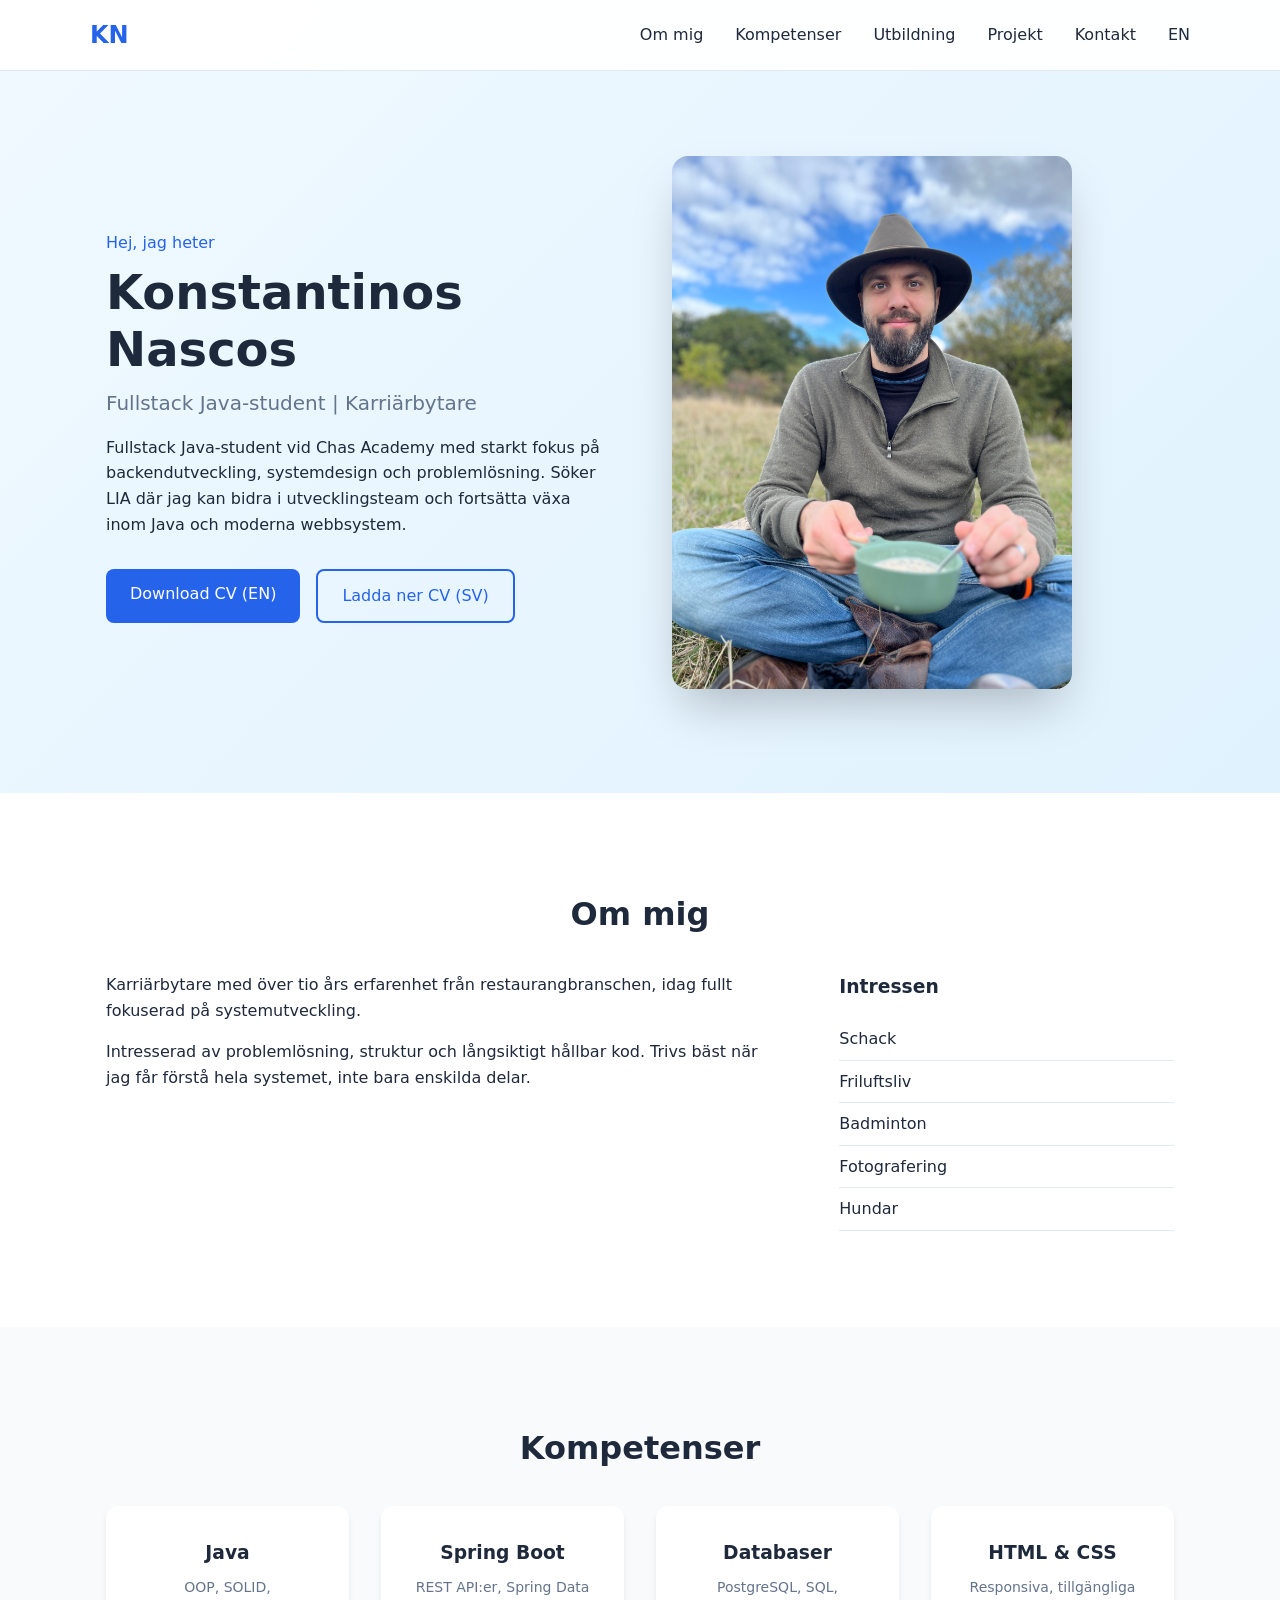
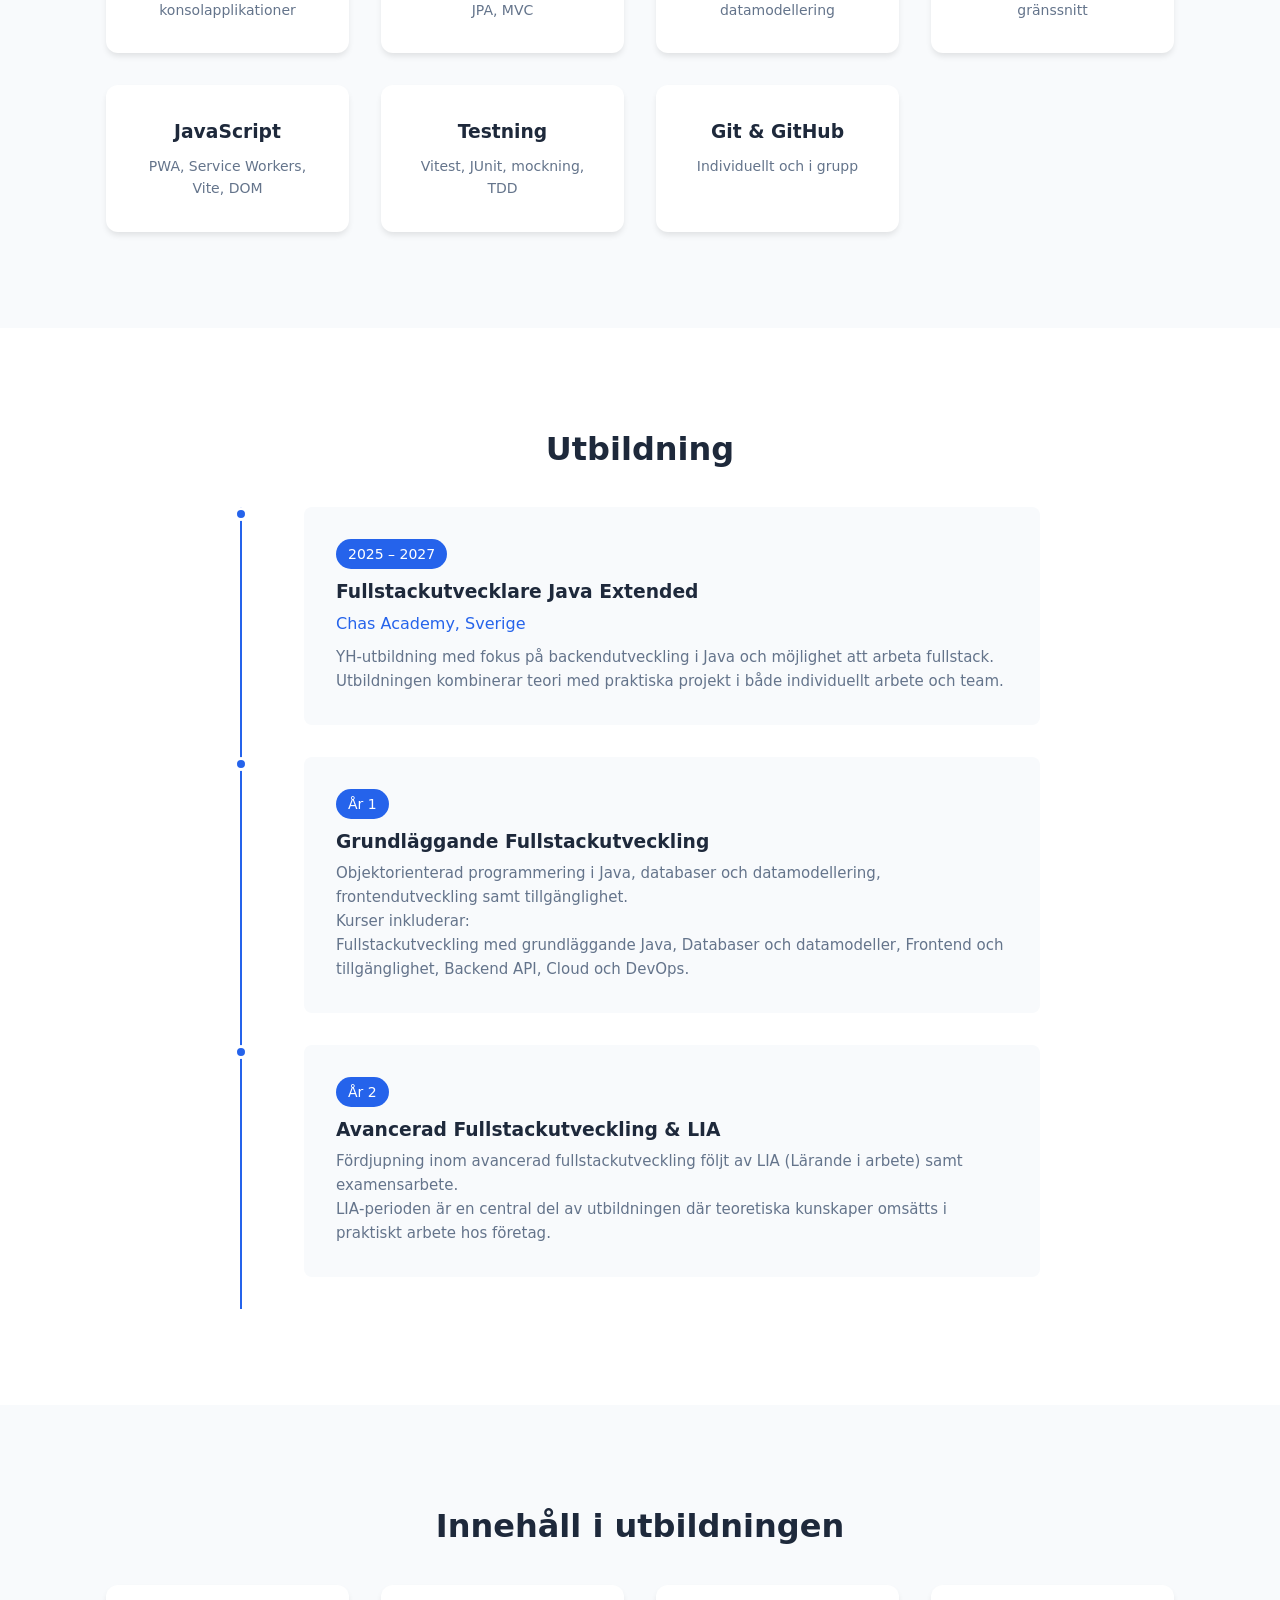
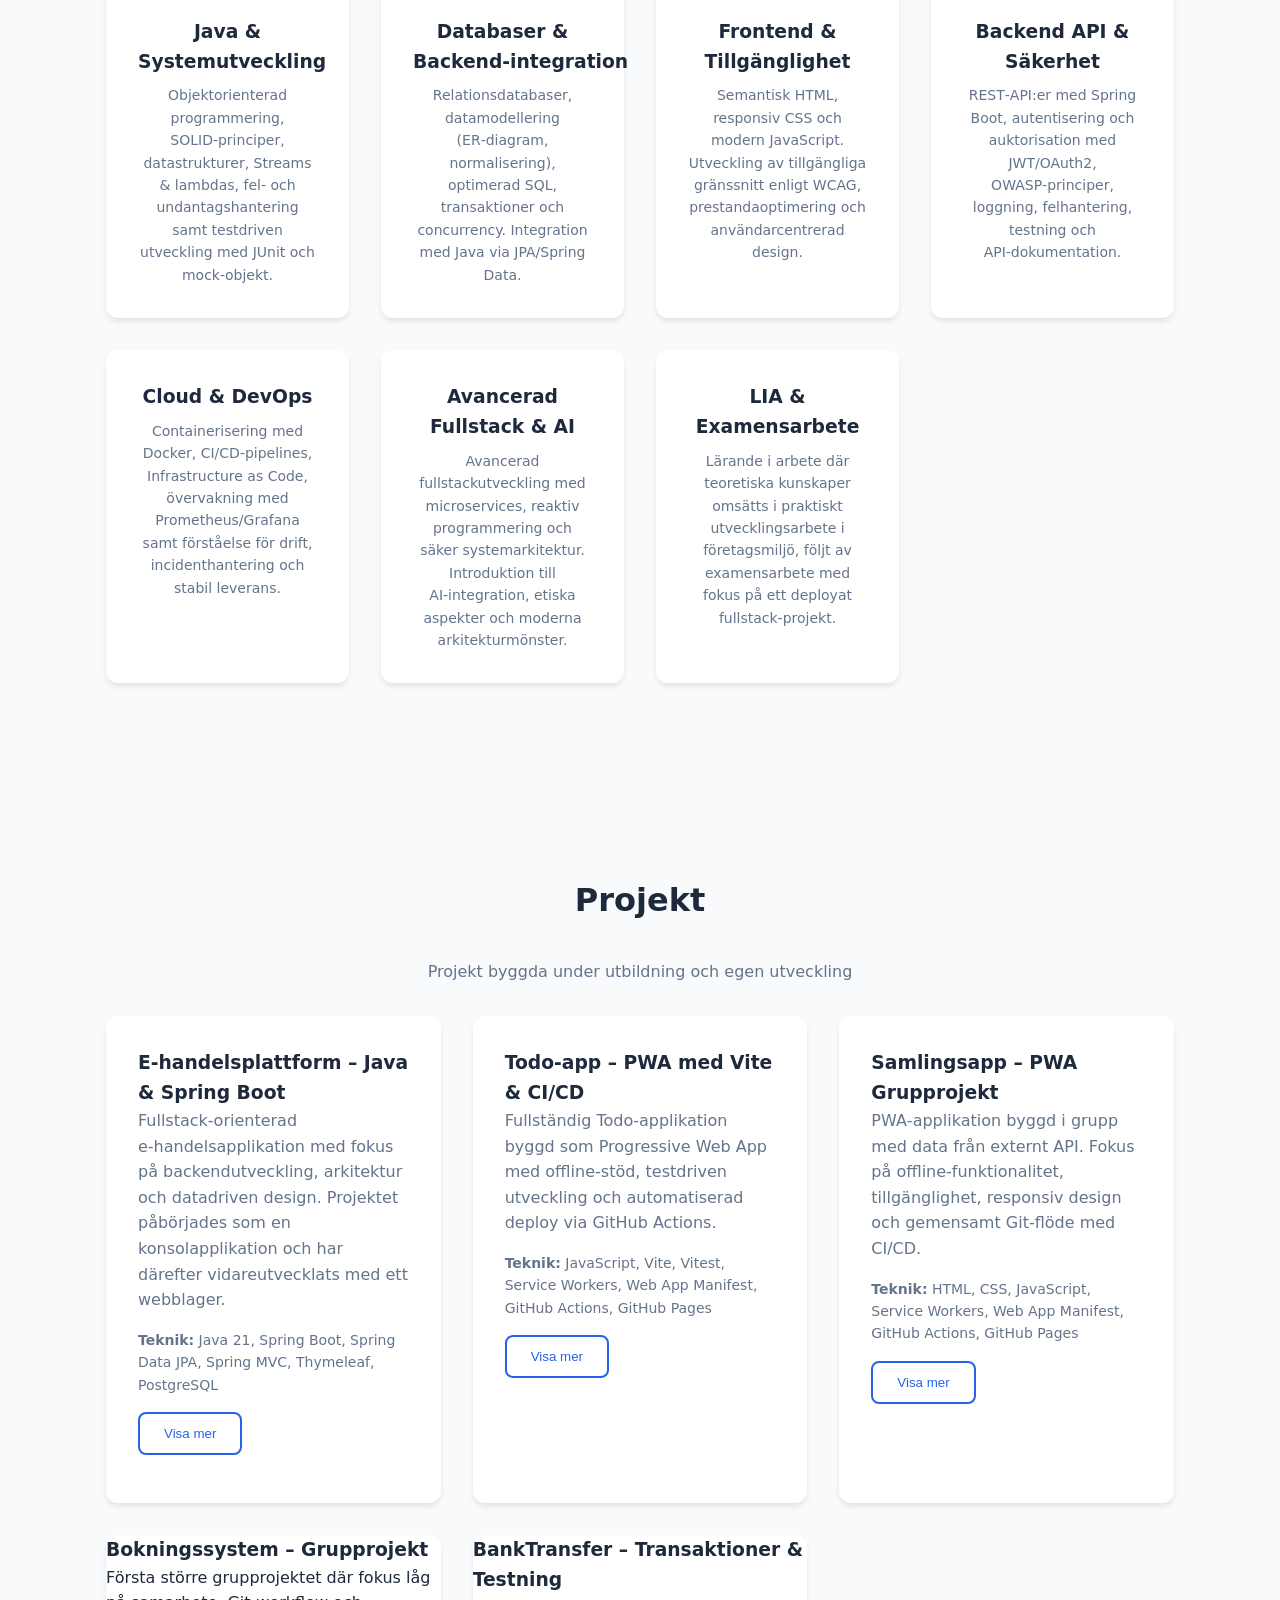
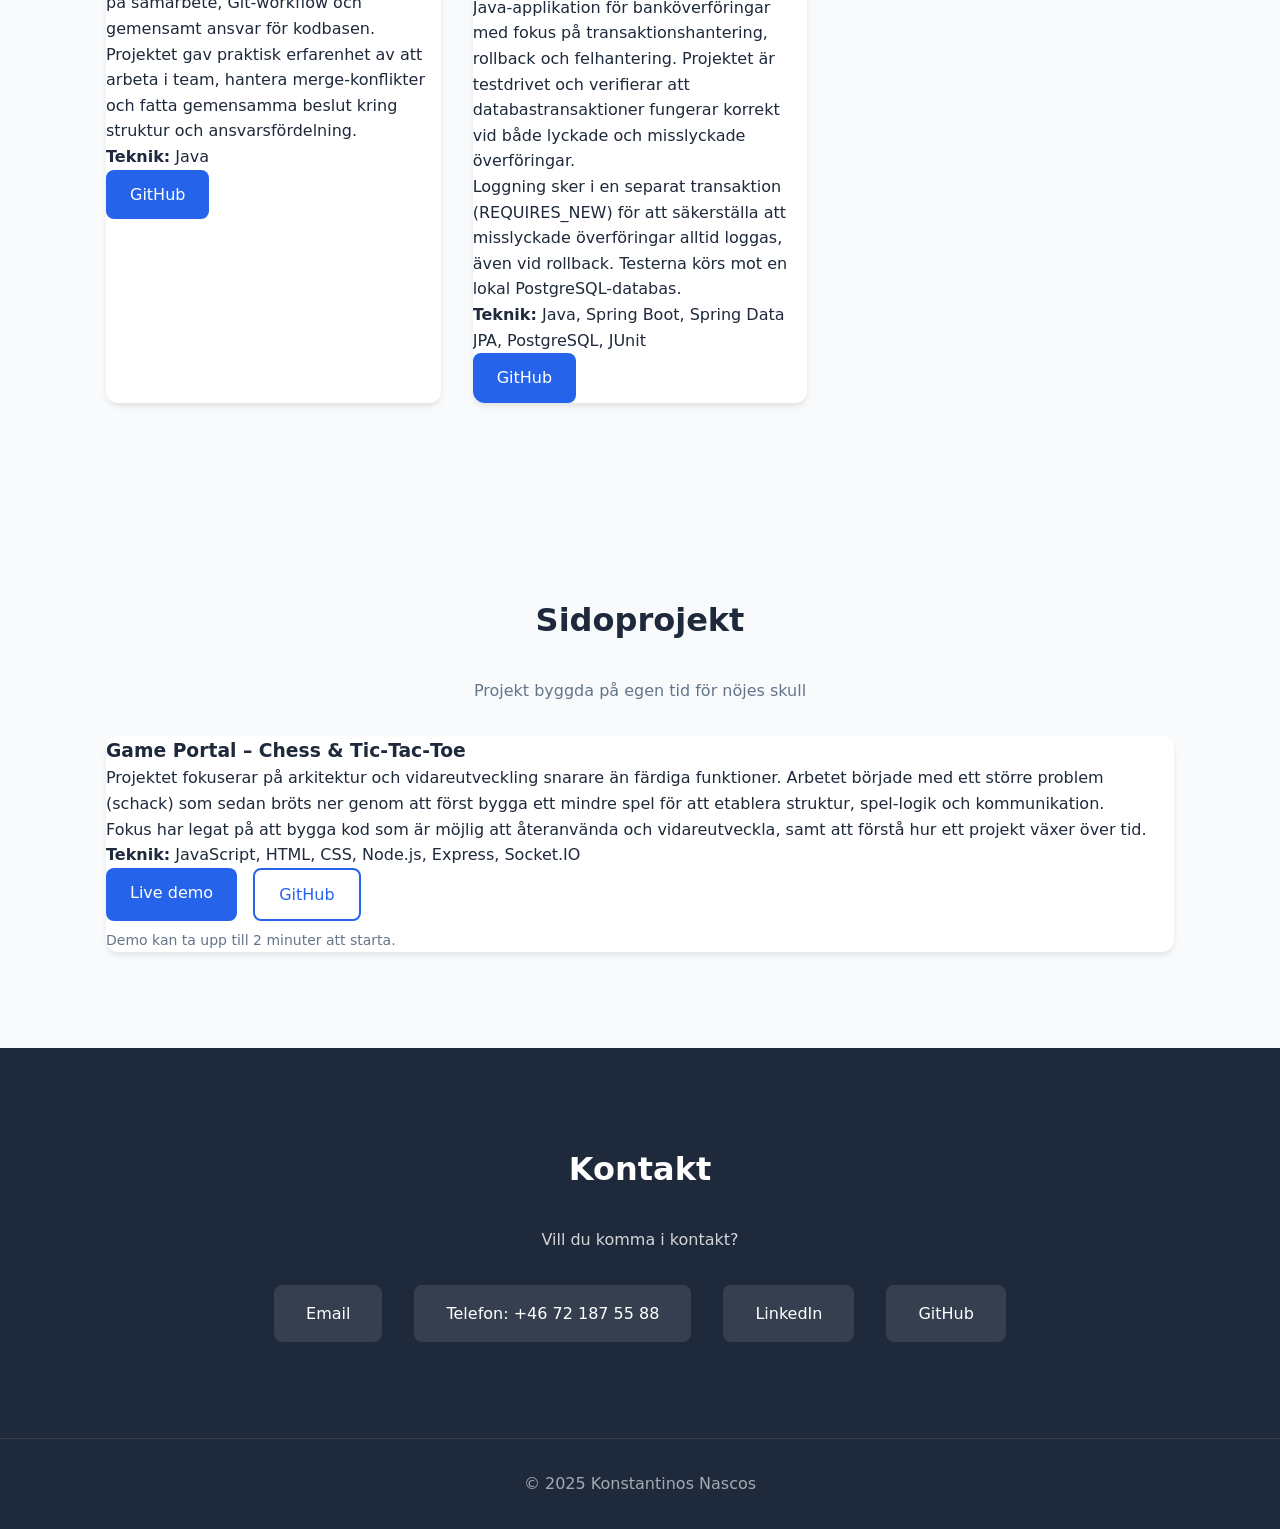
<file: index.html>
<!DOCTYPE html>
<html lang="sv">
<head>
    <meta charset="UTF-8">
    <meta name="viewport" content="width=device-width, initial-scale=1.0">
    <title>Konstantinos Nascos | Fullstack Java Student</title>
    <link rel="stylesheet" href="CSS/style.css">
</head>
<body>
<a id="top"></a>
<header class="header">
    <nav class="container nav">
        <a href="#top" class="logo">KN</a>
        <button class="nav-toggle" aria-label="Öppna meny" aria-expanded="false">
            <span class="hamburger"></span>
        </button>
        <ul class="nav-links">
    <li><a href="#om-mig">Om mig</a></li>
    <li><a href="#kompetenser">Kompetenser</a></li>
    <li><a href="#utbildning">Utbildning</a></li>
    <li><a href="#projekt">Projekt</a></li>
    <li><a href="#kontakt">Kontakt</a></li>
    <li><a href="index-en.html">EN</a></li>
</ul>
    </nav>
</header>

<main>

<section class="hero">
    <div class="container hero-content">
        <div class="hero-text">
            <p class="hero-greeting">Hej, jag heter</p>
            <h1>Konstantinos Nascos</h1>
            <p class="hero-subtitle">Fullstack Java-student | Karriärbytare</p>
            <p class="hero-description">
                Fullstack Java‑student vid Chas Academy med starkt fokus på
                backendutveckling, systemdesign och problemlösning.
                Söker LIA där jag kan bidra i utvecklingsteam och fortsätta växa
                inom Java och moderna webbsystem.
            </p>
            <div class="hero-actions">
                <a href="assets/cv/cv-en-update.pdf" class="btn btn-primary" target="_blank">
                    Download CV (EN)
                </a>
                <a href="assets/cv/cv-sv-updated.pdf" class="btn btn-secondary" target="_blank">
                    Ladda ner CV (SV)
                </a>
            </div>
        </div>
        <div class="hero-image">
            <img src="images/Kostas.jpg" alt="Konstantinos Nascos">
        </div>
    </div>
</section>

<section id="om-mig" class="section about">
    <div class="container">
        <h2 class="section-title">Om mig</h2>
        <div class="about-content">
            <div class="about-text">
                <p>
                    Karriärbytare med över tio års erfarenhet från restaurangbranschen,
                    idag fullt fokuserad på systemutveckling.
                </p>
                <p>
                    Intresserad av problemlösning, struktur och långsiktigt hållbar kod.
                    Trivs bäst när jag får förstå hela systemet, inte bara enskilda delar.
                </p>
            </div>
            <div class="about-interests">
                <h3>Intressen</h3>
                <ul class="interest-list">
                    <li>Schack</li>
                    <li>Friluftsliv</li>
                    <li>Badminton</li>
                    <li>Fotografering</li>
                    <li>Hundar</li>
                </ul>
            </div>
        </div>
    </div>
</section>

<section id="kompetenser" class="section skills">
    <div class="container">
        <h2 class="section-title">Kompetenser</h2>
        <div class="skills-grid">
            <div class="skill-card">
                <h3>Java</h3>
                <p>OOP, SOLID, konsolapplikationer</p>
            </div>
            <div class="skill-card">
                <h3>Spring Boot</h3>
                <p>REST API:er, Spring Data JPA, MVC</p>
            </div>
            <div class="skill-card">
                <h3>Databaser</h3>
                <p>PostgreSQL, SQL, datamodellering</p>
            </div>
            <div class="skill-card">
                <h3>HTML & CSS</h3>
                <p>Responsiva, tillgängliga gränssnitt</p>
            </div>
            <div class="skill-card">
                <h3>JavaScript</h3>
                <p>PWA, Service Workers, Vite, DOM</p>
            </div>
            <div class="skill-card">
                <h3>Testning</h3>
                <p>Vitest, JUnit, mockning, TDD</p>
            </div>
            <div class="skill-card">
                <h3>Git & GitHub</h3>
                <p>Individuellt och i grupp</p>
            </div>
        </div>
    </div>
</section>

<section id="utbildning" class="section experience">
    <div class="container">
        <h2 class="section-title">Utbildning</h2>

        <div class="timeline">

            <div class="timeline-item">
                <div class="timeline-marker"></div>
                <div class="timeline-content">
                    <span class="timeline-year">2025 – 2027</span>
                    <h3>Fullstackutvecklare Java Extended</h3>
                    <span class="timeline-company">Chas Academy, Sverige</span>
                    <p>
                        YH‑utbildning med fokus på backendutveckling i Java och möjlighet
                        att arbeta fullstack. Utbildningen kombinerar teori med praktiska
                        projekt i både individuellt arbete och team.
                    </p>
                </div>
            </div>

            <div class="timeline-item">
                <div class="timeline-marker"></div>
                <div class="timeline-content">
                    <span class="timeline-year">År 1</span>
                    <h3>Grundläggande Fullstackutveckling</h3>
                    <p>
                        Objektorienterad programmering i Java, databaser och datamodellering,
                        frontendutveckling samt tillgänglighet.
                    </p>
                    <p>
                        Kurser inkluderar:
                        <br>
                        Fullstackutveckling med grundläggande Java,
                        Databaser och datamodeller,
                        Frontend och tillgänglighet,
                        Backend API,
                        Cloud och DevOps.
                    </p>
                </div>
            </div>

            <div class="timeline-item">
                <div class="timeline-marker"></div>
                <div class="timeline-content">
                    <span class="timeline-year">År 2</span>
                    <h3>Avancerad Fullstackutveckling & LIA</h3>
                    <p>
                        Fördjupning inom avancerad fullstackutveckling följt av
                        LIA (Lärande i arbete) samt examensarbete.
                    </p>
                    <p>
                        LIA‑perioden är en central del av utbildningen där teoretiska
                        kunskaper omsätts i praktiskt arbete hos företag.
                    </p>
                </div>
            </div>

        </div>
    </div>
</section>

<section class="section">
    <div class="container">
        <h2 class="section-title">Innehåll i utbildningen</h2>

        <div class="skills-grid">

            <div class="skill-card">
                <h3>Java & Systemutveckling</h3>
                <p>
                    Objektorienterad programmering, SOLID‑principer, datastrukturer,
                    Streams & lambdas, fel‑ och undantagshantering samt testdriven utveckling
                    med JUnit och mock‑objekt.
                </p>
            </div>

            <div class="skill-card">
                <h3>Databaser & Backend‑integration</h3>
                <p>
                    Relationsdatabaser, datamodellering (ER‑diagram, normalisering),
                    optimerad SQL, transaktioner och concurrency.
                    Integration med Java via JPA/Spring Data.
                </p>
            </div>

            <div class="skill-card">
                <h3>Frontend & Tillgänglighet</h3>
                <p>
                    Semantisk HTML, responsiv CSS och modern JavaScript.
                    Utveckling av tillgängliga gränssnitt enligt WCAG,
                    prestandaoptimering och användarcentrerad design.
                </p>
            </div>

            <div class="skill-card">
                <h3>Backend API & Säkerhet</h3>
                <p>
                    REST‑API:er med Spring Boot, autentisering och auktorisation
                    med JWT/OAuth2, OWASP‑principer, loggning, felhantering,
                    testning och API‑dokumentation.
                </p>
            </div>

            <div class="skill-card">
                <h3>Cloud & DevOps</h3>
                <p>
                    Containerisering med Docker, CI/CD‑pipelines,
                    Infrastructure as Code, övervakning med Prometheus/Grafana
                    samt förståelse för drift, incidenthantering och stabil leverans.
                </p>
            </div>

            <div class="skill-card">
                <h3>Avancerad Fullstack & AI</h3>
                <p>
                    Avancerad fullstackutveckling med microservices,
                    reaktiv programmering och säker systemarkitektur.
                    Introduktion till AI‑integration, etiska aspekter och
                    moderna arkitekturmönster.
                </p>
            </div>

            <div class="skill-card">
                <h3>LIA & Examensarbete</h3>
                <p>
                    Lärande i arbete där teoretiska kunskaper omsätts i praktiskt
                    utvecklingsarbete i företagsmiljö, följt av examensarbete
                    med fokus på ett deployat fullstack‑projekt.
                </p>
            </div>

        </div>
    </div>
</section>

<section id="projekt" class="section projects">
    <div class="container">
        <h2 class="section-title">Projekt</h2>
        <p class="section-subtitle">
            Projekt byggda under utbildning och egen utveckling
        </p>

        <div class="projects-grid">
            <article class="project-card project-card--expandable">

                <h3>E‑handelsplattform – Java & Spring Boot</h3>

                <p class="project-preview">
                    Fullstack‑orienterad e‑handelsapplikation med fokus på backendutveckling,
                    arkitektur och datadriven design. Projektet påbörjades som en
                    konsolapplikation och har därefter vidareutvecklats med ett webblager.
                </p>

                <p class="project-tech">
                    <strong>Teknik:</strong> Java 21, Spring Boot, Spring Data JPA,
                    Spring MVC, Thymeleaf, PostgreSQL
                </p>

                <button class="project-toggle btn btn-secondary">
                    Visa mer
                </button>

                <div class="project-details">

                    <p>
                        Projektet utvecklades ursprungligen som en skoluppgift med fokus på
                        databasdesign, affärslogik och hantering av större datamängder.
                        Därefter har applikationen vidareutvecklats individuellt som
                        portföljprojekt inför LIA.
                    </p>

                    <p>
                        Applikationen är uppbyggd kring en tydlig domänmodell med produkter,
                        kunder, kundvagn, ordrar, betalningar, lager och kategorier.
                        Affärslogik hanteras i ett separat service‑lager med transaktioner.
                    </p>

                    <p>
                        Ett webblager har lagts till med Spring MVC och Thymeleaf.
                        Funktionalitet inkluderar produktlistor med pagination,
                        kundhantering, kundvagn med mini‑cart i navbar,
                        checkout‑flöde samt orderhistorik.
                    </p>

                    <p>
                        Systemet använder databaserad rollhantering (RBAC).
                        Åtkomst styrs i två lager:
                        UI‑nivå (visa/dölj funktioner) och backend‑nivå
                        där admin‑endpoints skyddas mot direkt URL‑åtkomst.
                    </p>

                    <p>
                        För rapportering används separata DTO‑klasser för att undvika
                        direkt exponering av domänentiteter.
                        Tillgängliga rapporter inkluderar bästsäljande produkter,
                        lågt lager och omsättning per tidsperiod.
                    </p>

                    <p>
                        För att simulera realistiska scenarier finns stöd för CSV‑import
                        av produkter, kunder och ordrar samt en data‑generator
                        för större datamängder.
                    </p>

                    <div class="hero-actions">
                        <a href="https://github.com/konstantinosnascos/ehandelappmedspringochdb"
                        target="_blank"
                        class="btn btn-primary">
                            GitHub
                        </a>
                    </div>

                </div>

            </article>
            <article class="project-card project-card--expandable">
                <h3>Todo‑app – PWA med Vite & CI/CD</h3>

                <p class="project-preview">
                    Fullständig Todo‑applikation byggd som Progressive Web App med offline‑stöd,
                    testdriven utveckling och automatiserad deploy via GitHub Actions.
                </p>

                <p class="project-tech">
                    <strong>Teknik:</strong> JavaScript, Vite, Vitest, Service Workers,
                    Web App Manifest, GitHub Actions, GitHub Pages
                </p>

                <button class="project-toggle btn btn-secondary">
                    Visa mer
                </button>

                <div class="project-details">
                    <p>
                        Appen är uppbyggd med en API‑adapter som väljer mellan en HTTP‑implementation
                        (json‑server under utveckling) och en localStorage‑baserad mock‑implementation
                        vid deploy – ingen backend krävs på GitHub Pages.
                    </p>

                    <p>
                        Testning med Vitest täcker flera nivåer: unit tests för todo‑logik,
                        API‑tester med mockad fetch inklusive felscenarier (500, nätverksfel),
                        DOM‑tester med jsdom samt integrationstester för användarflöden.
                    </p>

                    <p>
                        CI/CD‑pipeline med GitHub Actions kör lint, tester och build på varje PR.
                        Branch protection kräver gröna checks innan merge.
                        CD‑workflow bygger och deployar automatiskt till GitHub Pages.
                    </p>

                    <p>
                        PWA‑funktionalitet inkluderar service worker med cache‑strategier,
                        offline‑banner, robust felhantering med retries för misslyckade synkningar
                        samt code splitting med dynamic imports för statistik‑ och inställningsvyer.
                    </p>

                    <div class="hero-actions">
                        <a href="https://github.com/konstantinosnascos/todo-vite" target="_blank" class="btn btn-primary">
                            GitHub
                        </a>
                    </div>
                </div>
            </article>

            <article class="project-card project-card--expandable">
                <h3>Samlingsapp – PWA Grupprojekt</h3>

                <p class="project-preview">
                    PWA‑applikation byggd i grupp med data från externt API.
                    Fokus på offline‑funktionalitet, tillgänglighet, responsiv design
                    och gemensamt Git‑flöde med CI/CD.
                </p>

                <p class="project-tech">
                    <strong>Teknik:</strong> HTML, CSS, JavaScript, Service Workers,
                    Web App Manifest, GitHub Actions, GitHub Pages
                </p>

                <button class="project-toggle btn btn-secondary">
                    Visa mer
                </button>

                <div class="project-details">
                    <p>
                        Appen hämtar data från ett externt API och presenterar det i en
                        listvy med sök/filtrering och detaljsidor. Användaren kan spara
                        favoriter som fungerar även offline via lokal lagring.
                    </p>

                    <p>
                        Service worker cachar app shell och API‑svar med tydliga
                        cache‑strategier. Offline‑läge visar cachad data med feedback
                        till användaren om begränsad funktionalitet.
                    </p>

                    <p>
                        Tillgänglighet har varit centralt: semantisk HTML, tangentbordsnavigering,
                        tillräcklig kontrast och ARIA där det behövs. Testat med axe mot
                        90+ i Accessibility.
                    </p>

                    <p>
                        Samarbete med branch protection, required checks och gemensam
                        planering. CI/CD‑pipeline deployar automatiskt till GitHub Pages.
                    </p>

                    <div class="hero-actions">
                        <a href="https://github.com/jonatandahl05/Gruppuppgift_Frontend" target="_blank" class="btn btn-primary">
                            GitHub
                        </a>
                    </div>
                </div>
            </article>

            <article class="project-card">
                <h3>Bokningssystem – Grupprojekt</h3>
                <p>
                    Första större grupprojektet där fokus låg på samarbete, Git‑workflow
                    och gemensamt ansvar för kodbasen.
                </p>
                <p>
                    Projektet gav praktisk erfarenhet av att arbeta i team, hantera merge‑konflikter
                    och fatta gemensamma beslut kring struktur och ansvarsfördelning.
                </p>
                <p><strong>Teknik:</strong> Java</p>
                <div class="hero-actions">
                    <a href="https://github.com/konstantinosnascos/Java_Grund_Kompetenskontroll_3_GitWorkflow_Malm02" target="_blank" class="btn btn-primary">
                        GitHub
                    </a>
                </div>
            </article>

            <article class="project-card">
                <h3>BankTransfer – Transaktioner & Testning</h3>
                <p>
                    Java-applikation för banköverföringar med fokus på transaktionshantering,
                    rollback och felhantering. Projektet är testdrivet och verifierar att
                    databastransaktioner fungerar korrekt vid både lyckade och misslyckade överföringar.
                </p>
                <p>
                    Loggning sker i en separat transaktion (REQUIRES_NEW) för att säkerställa
                    att misslyckade överföringar alltid loggas, även vid rollback.
                    Testerna körs mot en lokal PostgreSQL-databas.
                </p>
                <p><strong>Teknik:</strong> Java, Spring Boot, Spring Data JPA, PostgreSQL, JUnit</p>
                <div class="hero-actions">
                    <a href="https://github.com/konstantinosnascos/Transactions" target="_blank" class="btn btn-primary">
                        GitHub
                    </a>
                </div>
            </article>

        </div>
    </div>
</section>

<section class="section projects">
    <div class="container">
        <h2 class="section-title">Sidoprojekt</h2>
        <p class="section-subtitle">
            Projekt byggda på egen tid för nöjes skull
        </p>

        <div class="projects-grid">
            <article class="project-card">
                <h3>Game Portal – Chess & Tic‑Tac‑Toe</h3>
                <p>
                    Projektet fokuserar på arkitektur och vidareutveckling snarare än färdiga funktioner.
                    Arbetet började med ett större problem (schack) som sedan bröts ner genom att först
                    bygga ett mindre spel för att etablera struktur, spel‑logik och kommunikation.
                </p>
                <p>
                    Fokus har legat på att bygga kod som är möjlig att återanvända och vidareutveckla,
                    samt att förstå hur ett projekt växer över tid.
                </p>
                <p><strong>Teknik:</strong> JavaScript, HTML, CSS, Node.js, Express, Socket.IO</p>
                <div class="hero-actions">
                    <a href="https://chess-app-jmlk.onrender.com" target="_blank" class="btn btn-primary">
                        Live demo
                    </a>
                    <a href="https://github.com/konstantinosnascos/ChessApp" target="_blank" class="btn btn-secondary">
                        GitHub
                    </a>
                </div>
                <p style="margin-top:0.5rem;font-size:0.875rem;color:#64748b;">
                    Demo kan ta upp till 2 minuter att starta.
                </p>
            </article>
        </div>
    </div>
</section>

<section id="kontakt" class="section contact">
    <div class="container">
        <h2 class="section-title">Kontakt</h2>
        <div class="contact-content">
            <p>Vill du komma i kontakt?</p>
            <div class="contact-links">
                <a href="mailto:nascoskostas@gmail.com" class="contact-link">Email</a>
                 <a href="tel:+46721875588" class="contact-link">Telefon: +46 72 187 55 88</a>
                <a href="https://www.linkedin.com/in/kostas-nascos-08228b382/" class="contact-link" target="_blank">LinkedIn</a>
                <a href="https://github.com/konstantinosnascos" class="contact-link" target="_blank">GitHub</a>
            </div>
        </div>
    </div>
</section>

</main>

<footer class="footer">
    <div class="container">
        <p>© 2025 Konstantinos Nascos</p>
    </div>
</footer>
<script src="script.js"></script>
</body>
</html>
</file>
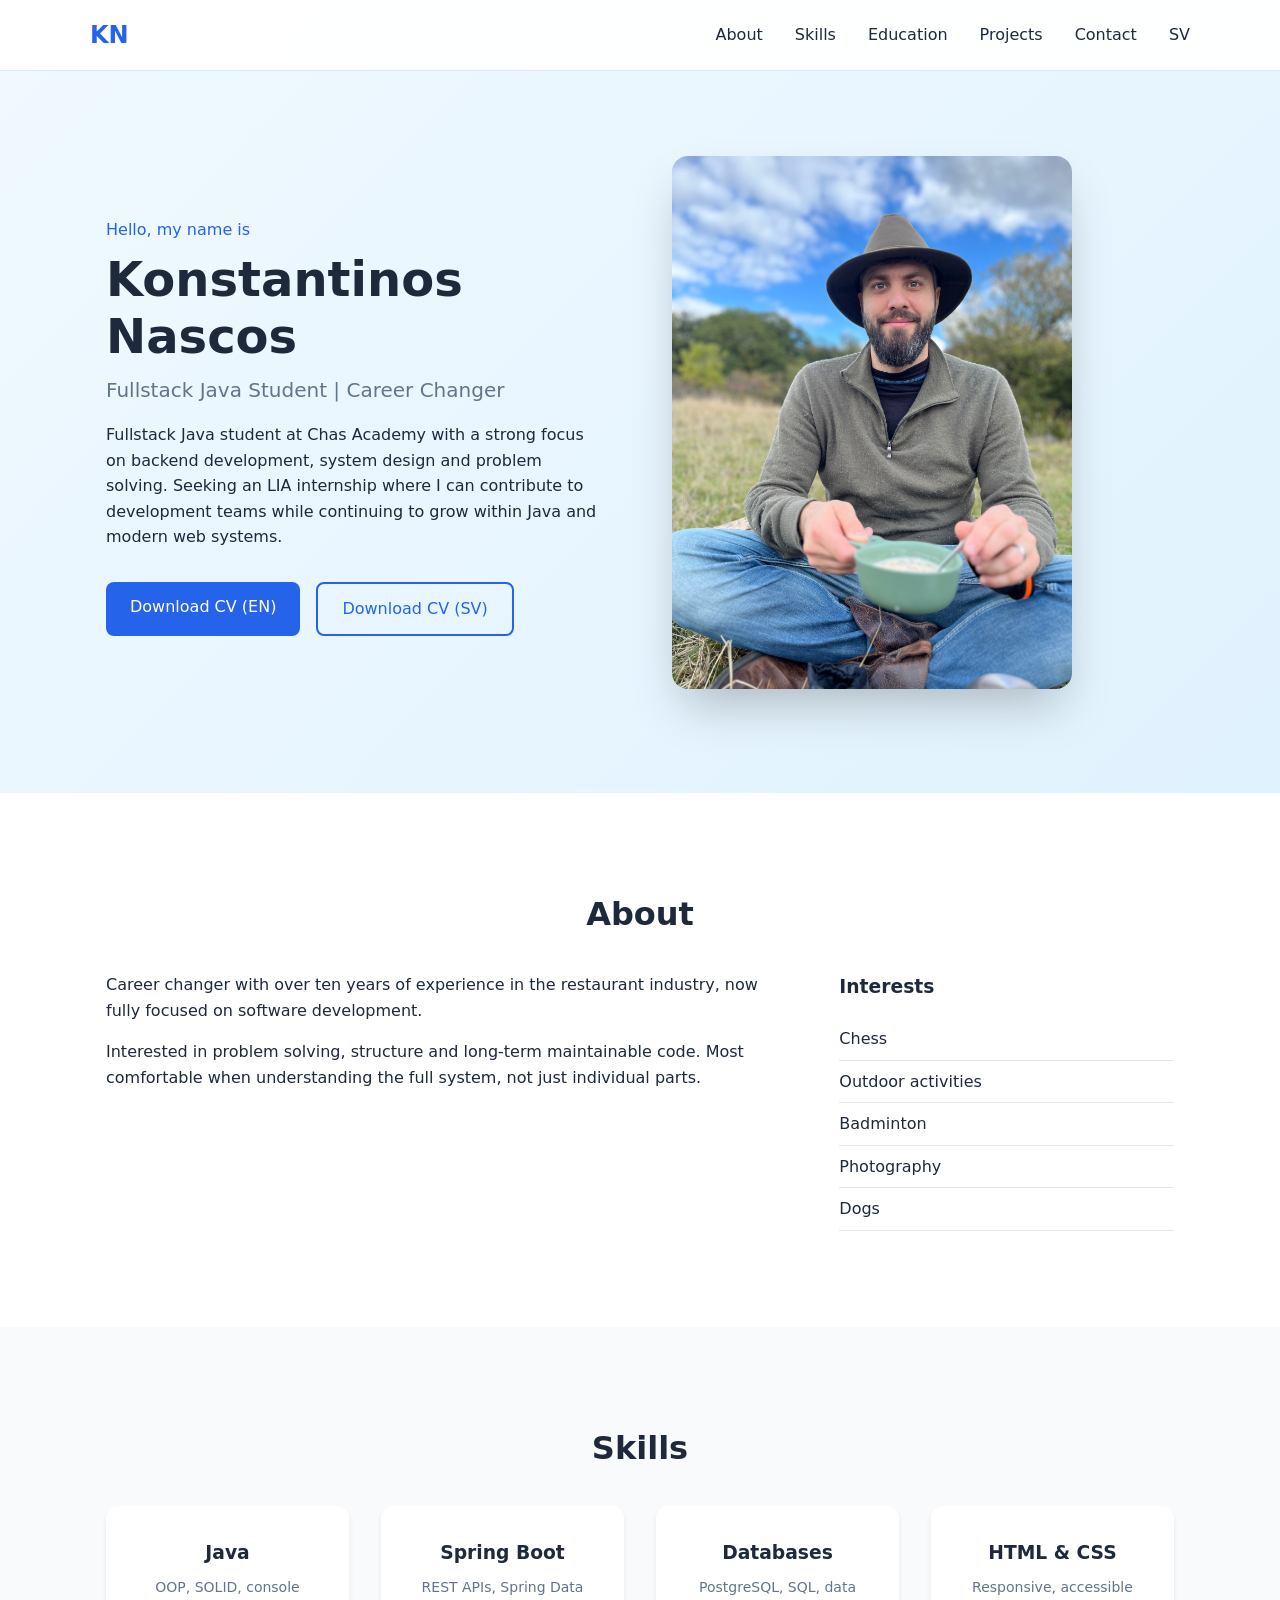
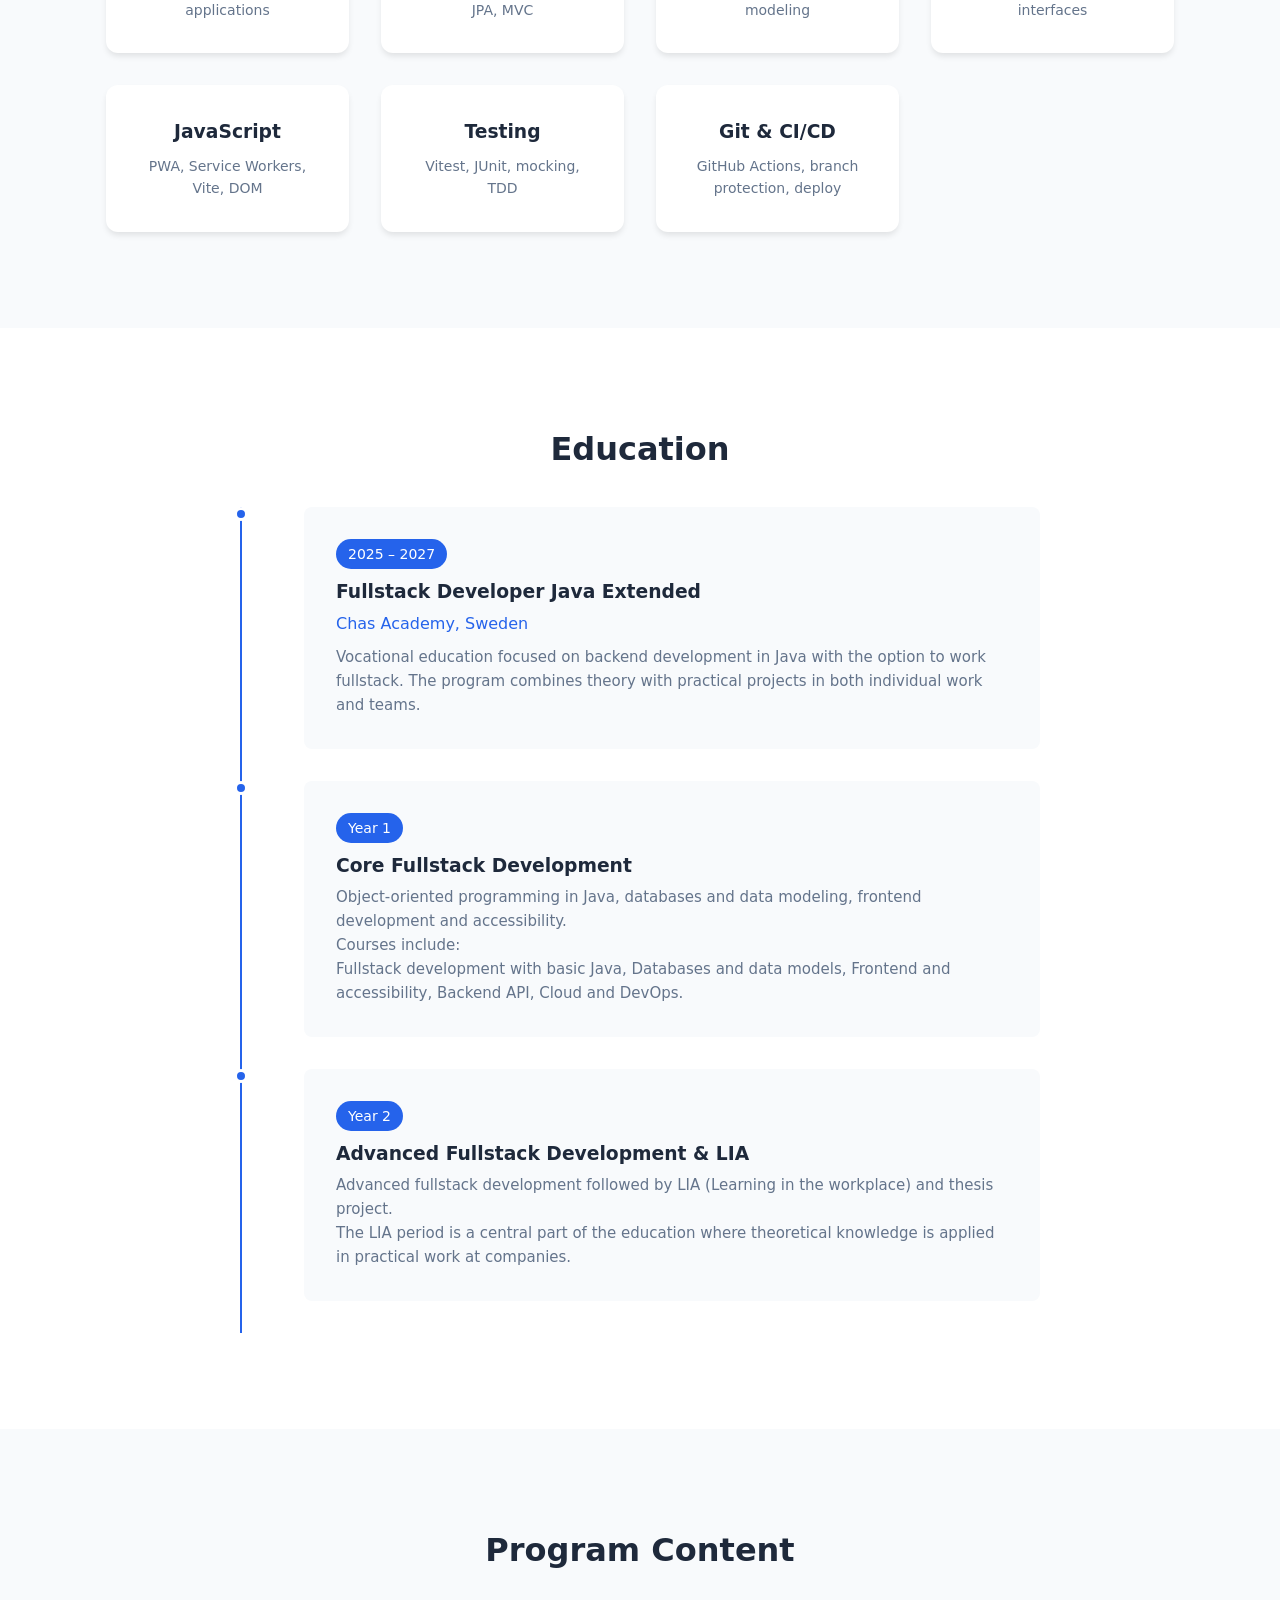
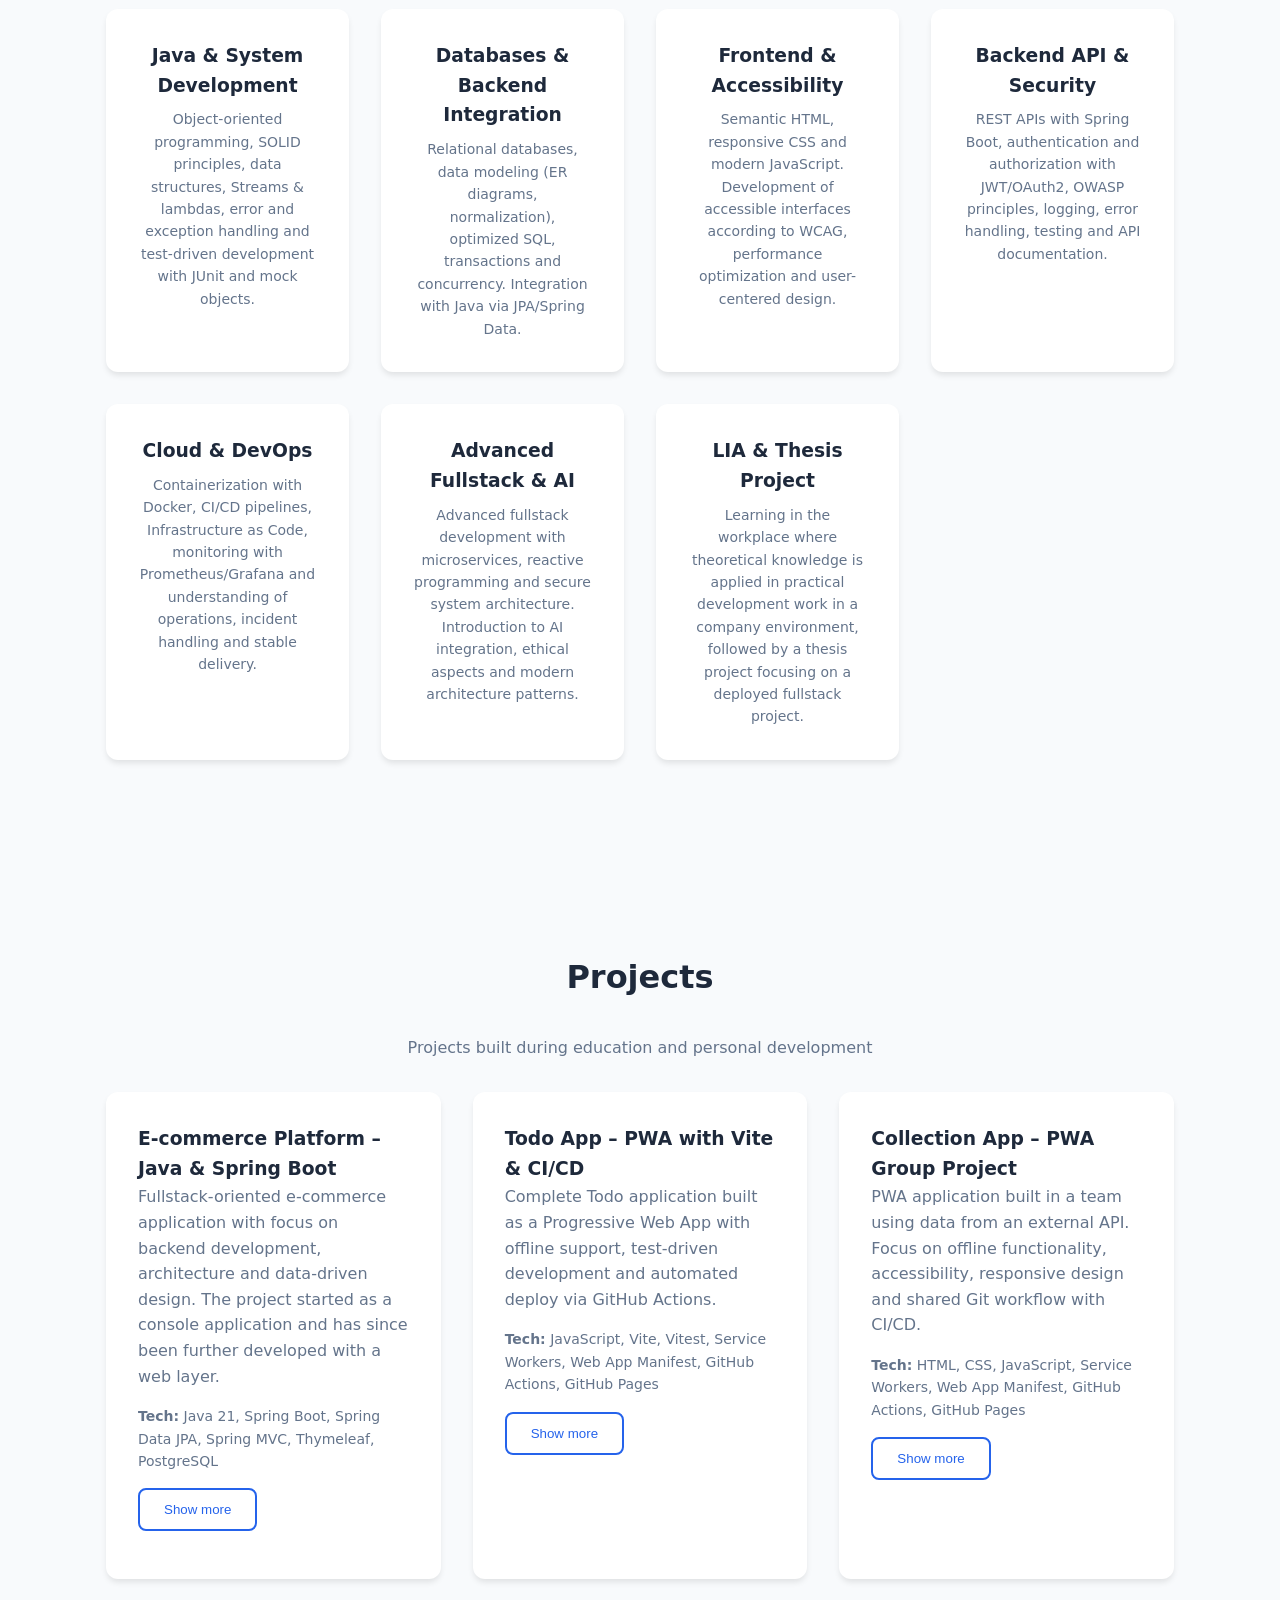
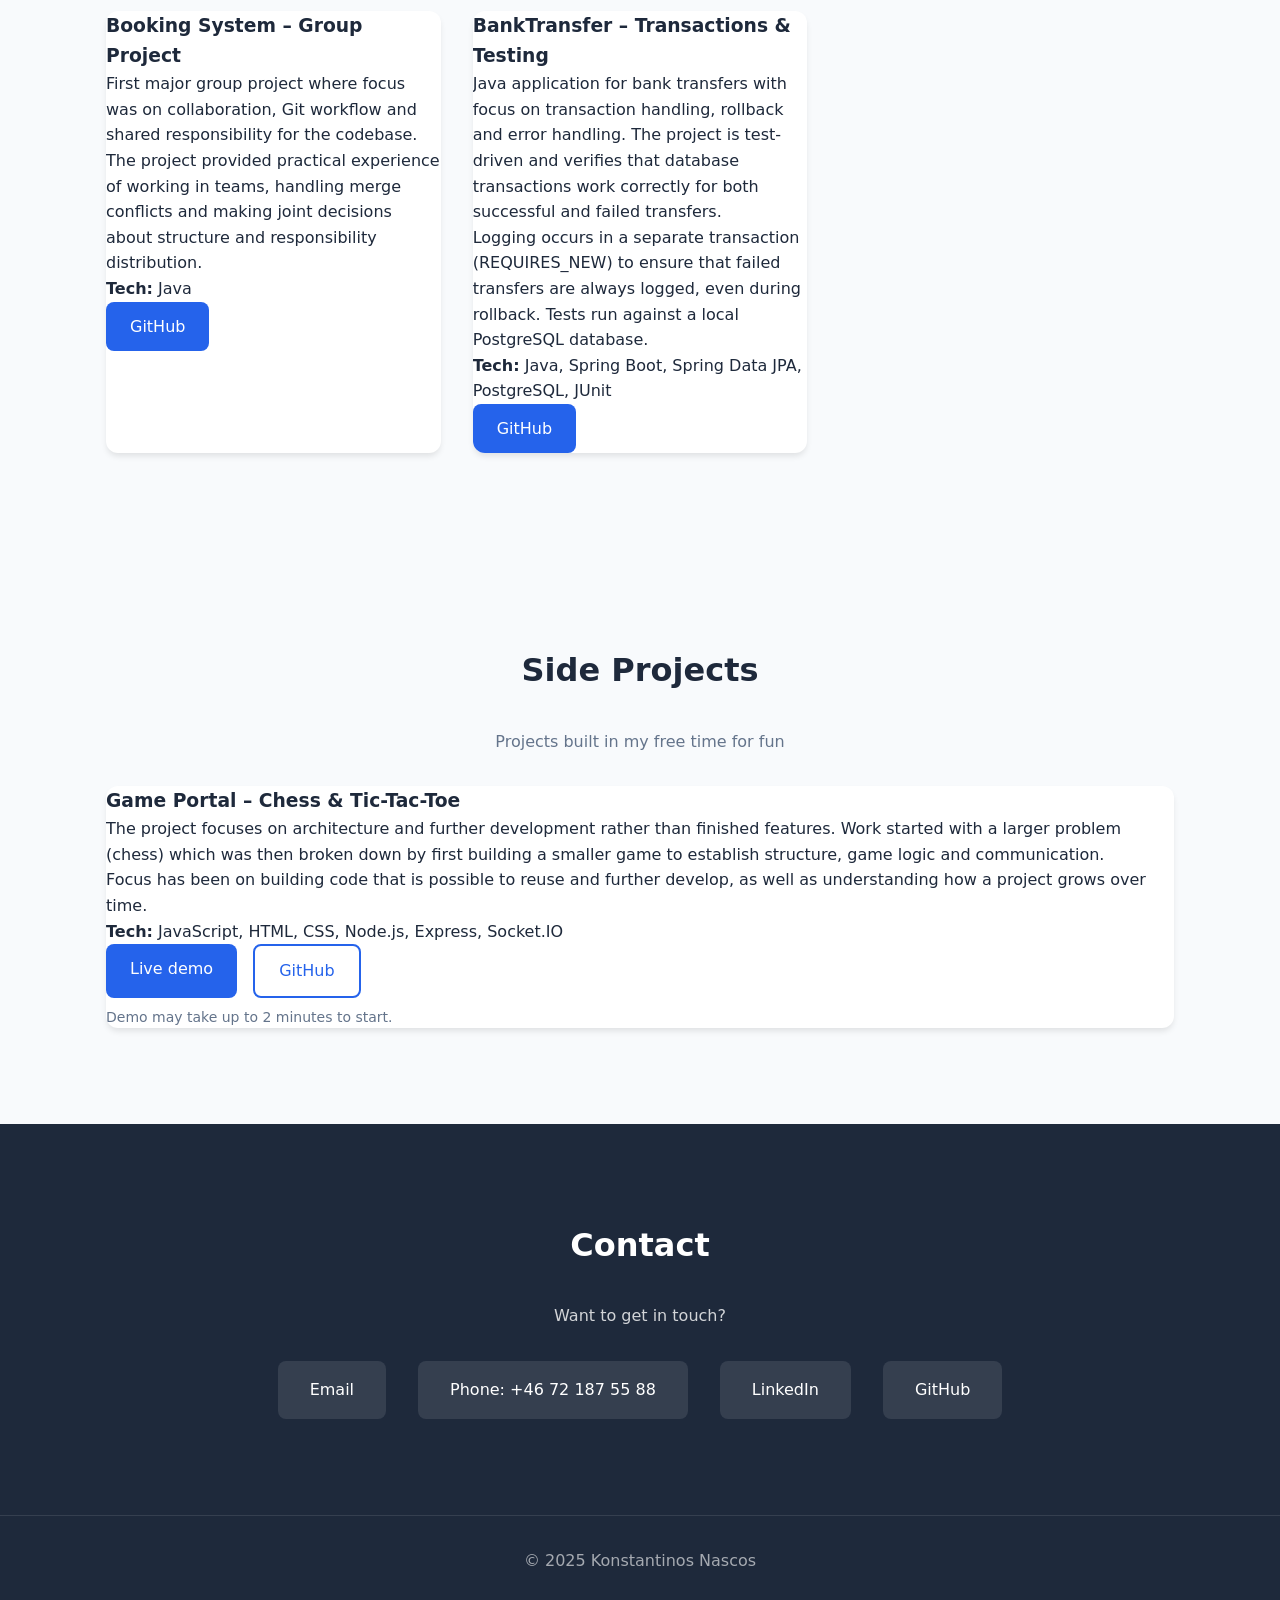
<file: index-en.html>
<!DOCTYPE html>
<html lang="en">
<head>
    <meta charset="UTF-8">
    <meta name="viewport" content="width=device-width, initial-scale=1.0">
    <title>Konstantinos Nascos | Fullstack Java Student</title>
    <link rel="stylesheet" href="CSS/style.css">
</head>
<body>
<a id="top"></a>
<header class="header">
    <nav class="container nav">
        <a href="#top" class="logo">KN</a>
        <button class="nav-toggle" aria-label="Öppna meny" aria-expanded="false">
            <span class="hamburger"></span>
        </button>
        <ul class="nav-links">
            <li><a href="#about">About</a></li>
            <li><a href="#skills">Skills</a></li>
            <li><a href="#education">Education</a></li>
            <li><a href="#projects">Projects</a></li>
            <li><a href="#contact">Contact</a></li>
            <li><a href="index.html">SV</a></li>
        </ul>
    </nav>
</header>

<main>

<section class="hero">
    <div class="container hero-content">
        <div class="hero-text">
            <p class="hero-greeting">Hello, my name is</p>
            <h1>Konstantinos Nascos</h1>
            <p class="hero-subtitle">Fullstack Java Student | Career Changer</p>
            <p class="hero-description">
                Fullstack Java student at Chas Academy with a strong focus on
                backend development, system design and problem solving.
                Seeking an LIA internship where I can contribute to development
                teams while continuing to grow within Java and modern web systems.
            </p>
            <div class="hero-actions">
                <a href="assets/cv/cv-en-update.pdf" class="btn btn-primary" target="_blank">
                    Download CV (EN)
                </a>
                <a href="assets/cv/cv-sv-updated.pdf" class="btn btn-secondary" target="_blank">
                    Download CV (SV)
                </a>
            </div>
        </div>
        <div class="hero-image">
            <img src="images/Kostas.jpg" alt="Konstantinos Nascos">
        </div>
    </div>
</section>

<section id="about" class="section about">
    <div class="container">
        <h2 class="section-title">About</h2>
        <div class="about-content">
            <div class="about-text">
                <p>
                    Career changer with over ten years of experience in the
                    restaurant industry, now fully focused on software development.
                </p>
                <p>
                    Interested in problem solving, structure and long-term maintainable code.
                    Most comfortable when understanding the full system, not just individual parts.
                </p>
            </div>
            <div class="about-interests">
                <h3>Interests</h3>
                <ul class="interest-list">
                    <li>Chess</li>
                    <li>Outdoor activities</li>
                    <li>Badminton</li>
                    <li>Photography</li>
                    <li>Dogs</li>
                </ul>
            </div>
        </div>
    </div>
</section>

<section id="skills" class="section skills">
    <div class="container">
        <h2 class="section-title">Skills</h2>
        <div class="skills-grid">
            <div class="skill-card">
                <h3>Java</h3>
                <p>OOP, SOLID, console applications</p>
            </div>
            <div class="skill-card">
                <h3>Spring Boot</h3>
                <p>REST APIs, Spring Data JPA, MVC</p>
            </div>
            <div class="skill-card">
                <h3>Databases</h3>
                <p>PostgreSQL, SQL, data modeling</p>
            </div>
            <div class="skill-card">
                <h3>HTML & CSS</h3>
                <p>Responsive, accessible interfaces</p>
            </div>
            <div class="skill-card">
                <h3>JavaScript</h3>
                <p>PWA, Service Workers, Vite, DOM</p>
            </div>
            <div class="skill-card">
                <h3>Testing</h3>
                <p>Vitest, JUnit, mocking, TDD</p>
            </div>
            <div class="skill-card">
                <h3>Git & CI/CD</h3>
                <p>GitHub Actions, branch protection, deploy</p>
            </div>
        </div>
    </div>
</section>

<section id="education" class="section experience">
    <div class="container">
        <h2 class="section-title">Education</h2>

        <div class="timeline">

            <div class="timeline-item">
                <div class="timeline-marker"></div>
                <div class="timeline-content">
                    <span class="timeline-year">2025 – 2027</span>
                    <h3>Fullstack Developer Java Extended</h3>
                    <span class="timeline-company">Chas Academy, Sweden</span>
                    <p>
                        Vocational education focused on backend development in Java
                        with the option to work fullstack. The program combines theory
                        with practical projects in both individual work and teams.
                    </p>
                </div>
            </div>

            <div class="timeline-item">
                <div class="timeline-marker"></div>
                <div class="timeline-content">
                    <span class="timeline-year">Year 1</span>
                    <h3>Core Fullstack Development</h3>
                    <p>
                        Object-oriented programming in Java, databases and data modeling,
                        frontend development and accessibility.
                    </p>
                    <p>
                        Courses include:
                        <br>
                        Fullstack development with basic Java,
                        Databases and data models,
                        Frontend and accessibility,
                        Backend API,
                        Cloud and DevOps.
                    </p>
                </div>
            </div>

            <div class="timeline-item">
                <div class="timeline-marker"></div>
                <div class="timeline-content">
                    <span class="timeline-year">Year 2</span>
                    <h3>Advanced Fullstack Development & LIA</h3>
                    <p>
                        Advanced fullstack development followed by
                        LIA (Learning in the workplace) and thesis project.
                    </p>
                    <p>
                        The LIA period is a central part of the education where theoretical
                        knowledge is applied in practical work at companies.
                    </p>
                </div>
            </div>

        </div>
    </div>
</section>

<section class="section">
    <div class="container">
        <h2 class="section-title">Program Content</h2>

        <div class="skills-grid">

            <div class="skill-card">
                <h3>Java & System Development</h3>
                <p>
                    Object-oriented programming, SOLID principles, data structures,
                    Streams & lambdas, error and exception handling and test-driven development
                    with JUnit and mock objects.
                </p>
            </div>

            <div class="skill-card">
                <h3>Databases & Backend Integration</h3>
                <p>
                    Relational databases, data modeling (ER diagrams, normalization),
                    optimized SQL, transactions and concurrency.
                    Integration with Java via JPA/Spring Data.
                </p>
            </div>

            <div class="skill-card">
                <h3>Frontend & Accessibility</h3>
                <p>
                    Semantic HTML, responsive CSS and modern JavaScript.
                    Development of accessible interfaces according to WCAG,
                    performance optimization and user-centered design.
                </p>
            </div>

            <div class="skill-card">
                <h3>Backend API & Security</h3>
                <p>
                    REST APIs with Spring Boot, authentication and authorization
                    with JWT/OAuth2, OWASP principles, logging, error handling,
                    testing and API documentation.
                </p>
            </div>

            <div class="skill-card">
                <h3>Cloud & DevOps</h3>
                <p>
                    Containerization with Docker, CI/CD pipelines,
                    Infrastructure as Code, monitoring with Prometheus/Grafana
                    and understanding of operations, incident handling and stable delivery.
                </p>
            </div>

            <div class="skill-card">
                <h3>Advanced Fullstack & AI</h3>
                <p>
                    Advanced fullstack development with microservices,
                    reactive programming and secure system architecture.
                    Introduction to AI integration, ethical aspects and
                    modern architecture patterns.
                </p>
            </div>

            <div class="skill-card">
                <h3>LIA & Thesis Project</h3>
                <p>
                    Learning in the workplace where theoretical knowledge is applied
                    in practical development work in a company environment, followed by
                    a thesis project focusing on a deployed fullstack project.
                </p>
            </div>

        </div>
    </div>
</section>

<section id="projects" class="section projects">
    <div class="container">
        <h2 class="section-title">Projects</h2>
        <p class="section-subtitle">
            Projects built during education and personal development
        </p>

        <div class="projects-grid">
            <article class="project-card project-card--expandable">

                <h3>E-commerce Platform – Java & Spring Boot</h3>

                <p class="project-preview">
                    Fullstack-oriented e-commerce application with focus on backend development,
                    architecture and data-driven design. The project started as a
                    console application and has since been further developed with a web layer.
                </p>

                <p class="project-tech">
                    <strong>Tech:</strong> Java 21, Spring Boot, Spring Data JPA,
                    Spring MVC, Thymeleaf, PostgreSQL
                </p>

                <button class="project-toggle btn btn-secondary">
                    Show more
                </button>

                <div class="project-details">

                    <p>
                        The project was originally developed as a school assignment with focus on
                        database design, business logic and handling of larger data volumes.
                        The application has since been further developed individually as a
                        portfolio project in preparation for LIA.
                    </p>

                    <p>
                        The application is built around a clear domain model with products,
                        customers, shopping cart, orders, payments, inventory and categories.
                        Business logic is handled in a separate service layer with transactions.
                    </p>

                    <p>
                        A web layer has been added with Spring MVC and Thymeleaf.
                        Functionality includes product lists with pagination,
                        customer management, shopping cart with mini-cart in navbar,
                        checkout flow and order history.
                    </p>

                    <p>
                        The system uses database-based role management (RBAC).
                        Access is controlled in two layers:
                        UI level (show/hide features) and backend level
                        where admin endpoints are protected against direct URL access.
                    </p>

                    <p>
                        For reporting, separate DTO classes are used to avoid
                        direct exposure of domain entities.
                        Available reports include best-selling products,
                        low inventory and revenue per time period.
                    </p>

                    <p>
                        To simulate realistic scenarios, there is support for CSV import
                        of products, customers and orders as well as a data generator
                        for larger data volumes.
                    </p>

                    <div class="hero-actions">
                        <a href="https://github.com/konstantinosnascos/ehandelappmedspringochdb"
                           target="_blank"
                           class="btn btn-primary">
                            GitHub
                        </a>
                    </div>

                </div>

            </article>

            <article class="project-card project-card--expandable">

                <h3>Todo App – PWA with Vite & CI/CD</h3>

                <p class="project-preview">
                    Complete Todo application built as a Progressive Web App with offline support,
                    test-driven development and automated deploy via GitHub Actions.
                </p>

                <p class="project-tech">
                    <strong>Tech:</strong> JavaScript, Vite, Vitest, Service Workers,
                    Web App Manifest, GitHub Actions, GitHub Pages
                </p>

                <button class="project-toggle btn btn-secondary">
                    Show more
                </button>

                <div class="project-details">

                    <p>
                        The app is built with an API adapter that selects between an HTTP implementation
                        (json-server during development) and a localStorage-based mock implementation
                        for deploy – no backend required on GitHub Pages.
                    </p>

                    <p>
                        Testing with Vitest covers multiple levels: unit tests for todo logic,
                        API tests with mocked fetch including error scenarios (500, network errors),
                        DOM tests with jsdom and integration tests for user flows.
                    </p>

                    <p>
                        CI/CD pipeline with GitHub Actions runs lint, tests and build on every PR.
                        Branch protection requires green checks before merge.
                        CD workflow builds and deploys automatically to GitHub Pages.
                    </p>

                    <p>
                        PWA functionality includes service worker with caching strategies,
                        offline banner, robust error handling with retries for failed syncs
                        and code splitting with dynamic imports for statistics and settings views.
                    </p>

                    <div class="hero-actions">
                        <a href="https://github.com/konstantinosnascos/todo-vite" target="_blank" class="btn btn-primary">
                            GitHub
                        </a>
                    </div>

                </div>

            </article>

            <article class="project-card project-card--expandable">

                <h3>Collection App – PWA Group Project</h3>

                <p class="project-preview">
                    PWA application built in a team using data from an external API.
                    Focus on offline functionality, accessibility, responsive design
                    and shared Git workflow with CI/CD.
                </p>

                <p class="project-tech">
                    <strong>Tech:</strong> HTML, CSS, JavaScript, Service Workers,
                    Web App Manifest, GitHub Actions, GitHub Pages
                </p>

                <button class="project-toggle btn btn-secondary">
                    Show more
                </button>

                <div class="project-details">

                    <p>
                        The app fetches data from an external API and presents it in a
                        list view with search/filtering and detail pages. Users can save
                        favorites that work offline via local storage.
                    </p>

                    <p>
                        Service worker caches app shell and API responses with clear
                        caching strategies. Offline mode displays cached data with feedback
                        to the user about limited functionality.
                    </p>

                    <p>
                        Accessibility has been central: semantic HTML, keyboard navigation,
                        sufficient contrast and ARIA where needed. Tested with axe targeting
                        90+ in Accessibility.
                    </p>

                    <p>
                        Collaboration with branch protection, required checks and shared
                        planning. CI/CD pipeline deploys automatically to GitHub Pages.
                    </p>

                    <div class="hero-actions">
                        <a href="https://github.com/jonatandahl05/Gruppuppgift_Frontend" target="_blank" class="btn btn-primary">
                            GitHub
                        </a>
                    </div>

                </div>

            </article>

            <article class="project-card">
                <h3>Booking System – Group Project</h3>
                <p>
                    First major group project where focus was on collaboration, Git workflow
                    and shared responsibility for the codebase.
                </p>
                <p>
                    The project provided practical experience of working in teams, handling merge conflicts
                    and making joint decisions about structure and responsibility distribution.
                </p>
                <p><strong>Tech:</strong> Java</p>
                <div class="hero-actions">
                    <a href="https://github.com/konstantinosnascos/Java_Grund_Kompetenskontroll_3_GitWorkflow_Malm02" target="_blank" class="btn btn-primary">
                        GitHub
                    </a>
                </div>
            </article>

            <article class="project-card">
                <h3>BankTransfer – Transactions & Testing</h3>
                <p>
                    Java application for bank transfers with focus on transaction handling,
                    rollback and error handling. The project is test-driven and verifies that
                    database transactions work correctly for both successful and failed transfers.
                </p>
                <p>
                    Logging occurs in a separate transaction (REQUIRES_NEW) to ensure
                    that failed transfers are always logged, even during rollback.
                    Tests run against a local PostgreSQL database.
                </p>
                <p><strong>Tech:</strong> Java, Spring Boot, Spring Data JPA, PostgreSQL, JUnit</p>
                <div class="hero-actions">
                    <a href="https://github.com/konstantinosnascos/Transactions" target="_blank" class="btn btn-primary">
                        GitHub
                    </a>
                </div>
            </article>

        </div>
    </div>
</section>

<section class="section projects">
    <div class="container">
        <h2 class="section-title">Side Projects</h2>
        <p class="section-subtitle">
            Projects built in my free time for fun
        </p>

        <div class="projects-grid">
            <article class="project-card">
                <h3>Game Portal – Chess & Tic-Tac-Toe</h3>
                <p>
                    The project focuses on architecture and further development rather than finished features.
                    Work started with a larger problem (chess) which was then broken down by first
                    building a smaller game to establish structure, game logic and communication.
                </p>
                <p>
                    Focus has been on building code that is possible to reuse and further develop,
                    as well as understanding how a project grows over time.
                </p>
                <p><strong>Tech:</strong> JavaScript, HTML, CSS, Node.js, Express, Socket.IO</p>
                <div class="hero-actions">
                    <a href="https://chess-app-jmlk.onrender.com" target="_blank" class="btn btn-primary">
                        Live demo
                    </a>
                    <a href="https://github.com/konstantinosnascos/ChessApp" target="_blank" class="btn btn-secondary">
                        GitHub
                    </a>
                </div>
                <p style="margin-top:0.5rem;font-size:0.875rem;color:#64748b;">
                    Demo may take up to 2 minutes to start.
                </p>
            </article>
        </div>
    </div>
</section>

<section id="contact" class="section contact">
    <div class="container">
        <h2 class="section-title">Contact</h2>
        <div class="contact-content">
            <p>Want to get in touch?</p>
            <div class="contact-links">
                <a href="mailto:nascoskostas@gmail.com" class="contact-link">Email</a>
                 <a href="tel:+46721875588" class="contact-link">Phone: +46 72 187 55 88</a>
                <a href="https://www.linkedin.com/in/kostas-nascos-08228b382/" class="contact-link" target="_blank">LinkedIn</a>
                <a href="https://github.com/konstantinosnascos" class="contact-link" target="_blank">GitHub</a>
            </div>
        </div>
    </div>
</section>

</main>

<footer class="footer">
    <div class="container">
        <p>© 2025 Konstantinos Nascos</p>
    </div>
</footer>
<script src="script.js"></script>
</body>
</html>
</file>
<file: CSS/style.css>
/* ===== RESET & BASE ===== */
* {
    box-sizing: border-box;
    margin: 0;
    padding: 0;
}

:root {
    /* Färgschema - lätt att ändra */
    --color-primary: #2563eb;
    --color-primary-dark: #1d4ed8;
    --color-secondary: #1e293b;
    --color-accent: #0ea5e9;
    --color-background: #f8fafc;
    --color-surface: #ffffff;
    --color-text: #1e293b;
    --color-text-light: #64748b;
    --color-border: #e2e8f0;
    
    /* Spacing */
    --spacing-xs: 0.5rem;
    --spacing-sm: 1rem;
    --spacing-md: 2rem;
    --spacing-lg: 4rem;
    --spacing-xl: 6rem;
    
    /* Typography */
    --font-main: 'Segoe UI', system-ui, -apple-system, sans-serif;
    --font-heading: 'Segoe UI', system-ui, -apple-system, sans-serif;
}

html {
    scroll-behavior: smooth;
}

body {
    font-family: var(--font-main);
    line-height: 1.6;
    color: var(--color-text);
    background-color: var(--color-background);
}

/* ===== UTILITIES ===== */
.container {
    max-width: 1100px;
    margin: 0 auto;
    padding: 0 var(--spacing-sm);
}

.section {
    padding: var(--spacing-xl) 0;
}

.section-title {
    font-size: 2rem;
    font-weight: 700;
    margin-bottom: var(--spacing-md);
    color: var(--color-secondary);
    text-align: center;
}

.section-subtitle {
    text-align: center;
    color: var(--color-text-light);
    margin-bottom: var(--spacing-md);
}

/* ===== BUTTONS ===== */
.btn {
    display: inline-block;
    padding: 0.75rem 1.5rem;
    border-radius: 8px;
    text-decoration: none;
    font-weight: 500;
    transition: all 0.2s ease;
    cursor: pointer;
    border: none;
}

.btn-primary {
    background-color: var(--color-primary);
    color: white;
}

.btn-primary:hover {
    background-color: var(--color-primary-dark);
    transform: translateY(-2px);
}

.btn-secondary {
    background-color: transparent;
    color: var(--color-primary);
    border: 2px solid var(--color-primary);
}

.btn-secondary:hover {
    background-color: var(--color-primary);
    color: white;
}

/* ===== HEADER & NAV ===== */
.header {
    position: fixed;
    top: 0;
    left: 0;
    right: 0;
    background-color: rgba(255, 255, 255, 0.95);
    backdrop-filter: blur(10px);
    border-bottom: 1px solid var(--color-border);
    z-index: 1000;
}

.nav {
    display: flex;
    justify-content: space-between;
    align-items: center;
    padding: var(--spacing-sm) 0;
}

  .nav-toggle {
    display: none;
    background: none;
    border: none;
    cursor: pointer;
    padding: 12px;
    min-width: 44px;
    min-height: 44px;
    z-index: 1001;
}

.hamburger {
    display: block;
    width: 32px;
    height: 4px;
    background-color: var(--color-text);
    position: relative;
    border-radius: 2px;
    transition: background-color 0.3s ease;
}

.hamburger::before,
.hamburger::after {
    content: '';
    position: absolute;
    left: 0;
    width: 32px;
    height: 4px;
    background-color: var(--color-text);
    border-radius: 2px;
    transition: transform 0.3s ease;
}

.hamburger::before {
    top: -10px;
}

.hamburger::after {
    top: 10px;
}

.nav-toggle.active .hamburger::before {
    transform: rotate(45deg);
    top: 0;
}

.nav-toggle.active .hamburger::after {
    transform: rotate(-45deg);
    top: 0;
}

.logo {
    font-size: 1.5rem;
    font-weight: 700;
    color: var(--color-primary);
    text-decoration: none;
}

.nav-links {
    display: flex;
    list-style: none;
    gap: var(--spacing-md);
}

.nav-links a {
    text-decoration: none;
    color: var(--color-text);
    font-weight: 500;
    transition: color 0.2s ease;
}

.nav-links a:hover {
    color: var(--color-primary);
}

.nav-toggle.active .hamburger {
    background-color: transparent;
}

/* ===== HERO ===== */
.hero {
    padding-top: calc(var(--spacing-xl) + 60px); 
    padding-bottom: var(--spacing-xl);
    background: linear-gradient(135deg, #f0f9ff 0%, #e0f2fe 100%);
}

.hero-content {
    display: grid;
    grid-template-columns: 1fr 1fr;
    gap: var(--spacing-lg);
    align-items: center;
}

.hero-greeting {
    color: var(--color-primary);
    font-weight: 500;
    margin-bottom: var(--spacing-xs);
}

.hero h1 {
    font-size: 3rem;
    font-weight: 700;
    color: var(--color-secondary);
    margin-bottom: var(--spacing-xs);
    line-height: 1.2;
}

.hero-subtitle {
    font-size: 1.25rem;
    color: var(--color-text-light);
    margin-bottom: var(--spacing-sm);
}

.hero-description {
    color: var(--color-text);
    margin-bottom: var(--spacing-md);
    max-width: 500px;
}

.hero-actions {
    display: flex;
    gap: var(--spacing-sm);
    flex-wrap: wrap;
}

.hero-image img {
    width: 100%;
    max-width: 400px;
    height: auto;
    border-radius: 16px;
    box-shadow: 0 25px 50px -12px rgba(0, 0, 0, 0.25);
}

/* ===== ABOUT ===== */
.about {
    background-color: var(--color-surface);
}

.about-content {
    display: grid;
    grid-template-columns: 2fr 1fr;
    gap: var(--spacing-lg);
}

.about-text p {
    margin-bottom: var(--spacing-sm);
    color: var(--color-text);
}

.about-interests h3 {
    margin-bottom: var(--spacing-sm);
    color: var(--color-secondary);
}

.interest-list {
    list-style: none;
}

.interest-list li {
    padding: var(--spacing-xs) 0;
    border-bottom: 1px solid var(--color-border);
}

/* ===== SKILLS ===== */
.skills {
    background-color: var(--color-background);
}

.skills-grid {
    display: grid;
    grid-template-columns: repeat(auto-fit, minmax(200px, 1fr));
    gap: var(--spacing-md);
}

.skill-card {
    background-color: var(--color-surface);
    padding: var(--spacing-md);
    border-radius: 12px;
    text-align: center;
    box-shadow: 0 4px 6px -1px rgba(0, 0, 0, 0.1);
    transition: transform 0.2s ease;
}

.skill-card:hover {
    transform: translateY(-5px);
}

.skill-icon {
    font-size: 2.5rem;
    display: block;
    margin-bottom: var(--spacing-sm);
}

.skill-card h3 {
    color: var(--color-secondary);
    margin-bottom: var(--spacing-xs);
}

.skill-card p {
    color: var(--color-text-light);
    font-size: 0.875rem;
}

/* ===== EXPERIENCE / TIMELINE ===== */
.experience {
    background-color: var(--color-surface);
}

.timeline {
    position: relative;
    max-width: 800px;
    margin: 0 auto;
}

.timeline::before {
    content: '';
    position: absolute;
    left: 0;
    top: 0;
    bottom: 0;
    width: 2px;
    background-color: var(--color-primary);
}

.timeline-item {
    position: relative;
    padding-left: var(--spacing-lg);
    padding-bottom: var(--spacing-md);
}

.timeline-marker {
    position: absolute;
    left: -6px;
    top: 0;
    width: 14px;
    height: 14px;
    background-color: var(--color-primary);
    border-radius: 50%;
    border: 3px solid var(--color-surface);
}

.timeline-content {
    background-color: var(--color-background);
    padding: var(--spacing-md);
    border-radius: 8px;
}

.timeline-year {
    display: inline-block;
    background-color: var(--color-primary);
    color: white;
    padding: 0.25rem 0.75rem;
    border-radius: 20px;
    font-size: 0.875rem;
    margin-bottom: var(--spacing-xs);
}

.timeline-content h3 {
    color: var(--color-secondary);
    margin-bottom: 0.25rem;
}

.timeline-company {
    color: var(--color-primary);
    font-weight: 500;
    display: block;
    margin-bottom: var(--spacing-xs);
}

.timeline-content p {
    color: var(--color-text-light);
    font-size: 0.9375rem;
}

/* ===== PROJECTS ===== */
.projects {
    background-color: var(--color-background);
}

.projects-grid {
    display: grid;
    grid-template-columns: repeat(auto-fit, minmax(300px, 1fr));
    gap: var(--spacing-md);
}

.project-card {
    background-color: var(--color-surface);
    border-radius: 12px;
    overflow: hidden;
    box-shadow: 0 4px 6px -1px rgba(0, 0, 0, 0.1);
    transition: transform 0.2s ease;
}

.project-card:hover {
    transform: translateY(-5px);
}

.project-placeholder {
    padding: var(--spacing-lg);
    text-align: center;
    border: 2px dashed var(--color-border);
}

.placeholder-icon {
    font-size: 3rem;
    display: block;
    margin-bottom: var(--spacing-sm);
}

.project-placeholder h3 {
    color: var(--color-text-light);
}

.project-placeholder p {
    color: var(--color-text-light);
    font-size: 0.875rem;
}

/* ===== CONTACT ===== */
.contact {
    background-color: var(--color-secondary);
    color: white;
}

.contact .section-title {
    color: white;
}

.contact-content {
    text-align: center;
}

.contact-content-mini {
    text-align: left;
}

.contact-content > p {
    color: rgba(255, 255, 255, 0.8);
    margin-bottom: var(--spacing-md);
}

.contact-content-mini > p {
    color: rgba(255, 255, 255, 0.8);
    margin-bottom: var(--spacing-md);
}

.contact-links {
    display: flex;
    justify-content: center;
    gap: var(--spacing-md);
    flex-wrap: wrap;
}

.contact-link {
    display: inline-flex;
    align-items: center;
    gap: var(--spacing-xs);
    padding: var(--spacing-sm) var(--spacing-md);
    background-color: rgba(255, 255, 255, 0.1);
    color: white;
    text-decoration: none;
    border-radius: 8px;
    transition: background-color 0.2s ease;
}

.contact-link:hover {
    background-color: rgba(255, 255, 255, 0.2);
}

/* ===== FOOTER ===== */
.footer {
    background-color: var(--color-secondary);
    color: rgba(255, 255, 255, 0.6);
    padding: var(--spacing-md) 0;
    text-align: center;
    border-top: 1px solid rgba(255, 255, 255, 0.1);
}

/* ===== RESPONSIVE ===== */
@media (max-width: 768px) {
    .nav-links {
        position: fixed;
        top: 0;
        right: 0;
        width: 70%;
        max-width: 300px;
        height: 100vh;
        
        background-color: var(--color-surface);
        box-shadow: -5px 0 15px rgba(0, 0, 0, 0.1);
        
        flex-direction: column;
        justify-content: center;
        align-items: center;
        gap: var(--spacing-md);
        
        transform: translateX(100%);
        transition: transform 0.3s ease;
    }

    .nav-toggle {
        display: block;
    }

    .nav-links.active {
        transform: translateX(0);
    }

    .nav-links a {
        font-size: 1.25rem;
        padding: var(--spacing-sm);
    }

    .nav-overlay {
    position: fixed;
    top: 0;
    left: 0;
    width: 100%;
    height: 100%;
    background-color: rgba(0, 0, 0, 0.5);
    opacity: 0;
    visibility: hidden;
    transition: opacity 0.3s ease, visibility 0.3s ease;
    z-index: 999;
}

.nav-overlay.active {
    opacity: 1;
    visibility: visible;
}
    
    .hero-content {
        grid-template-columns: 1fr;
        text-align: center;
    }
    
    .hero h1 {
        font-size: 2rem;
    }
    
    .hero-description {
        max-width: 100%;
    }
    
    .hero-actions {
        justify-content: center;
    }
    
    .hero-image {
        order: -1; /* Bild först på mobil */
    }
    
    .hero-image img {
        max-width: 250px;
        margin: 0 auto;
    }
    
    .about-content {
        grid-template-columns: 1fr;
    }
    
    .timeline::before {
        left: 0;
    }
    
    .timeline-item {
        padding-left: var(--spacing-md);
    }
    
    .timeline-marker {
        left: -6px;
    }
    
    .contact-links {
        flex-direction: column;
        align-items: center;
    }
}

.project-card--expandable {
    padding: var(--spacing-md);
}

.project-preview {
    color: var(--color-text-light);
    margin-bottom: var(--spacing-sm);
}

.project-tech {
    font-size: 0.875rem;
    color: var(--color-text-light);
    margin-bottom: var(--spacing-sm);
}

.project-toggle {
    margin-bottom: var(--spacing-sm);
}

.project-details {
    display: none;
    margin-top: var(--spacing-sm);
}

.project-details p {
    margin-bottom: var(--spacing-sm);
    color: var(--color-text-light);
    font-size: 0.9375rem;
}

.project-card--expanded .project-details {
    display: block;
}
</file>
